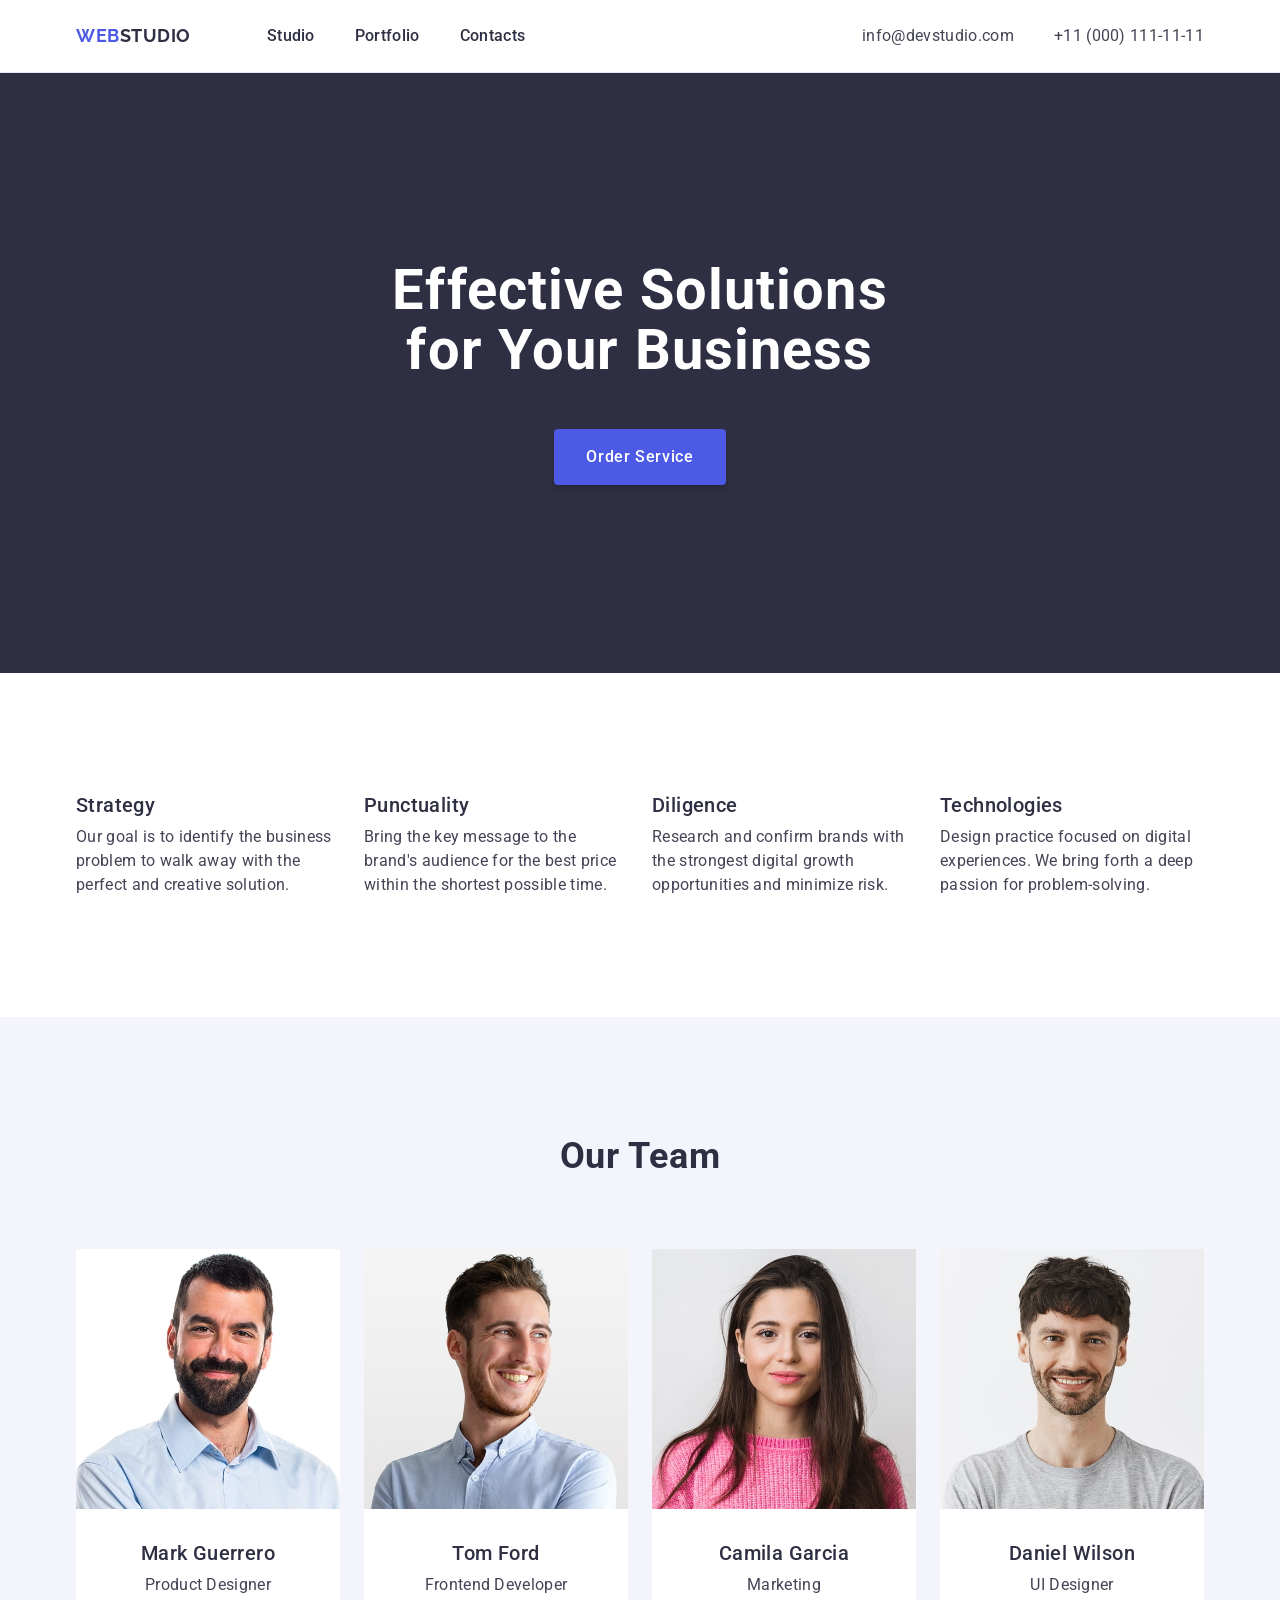
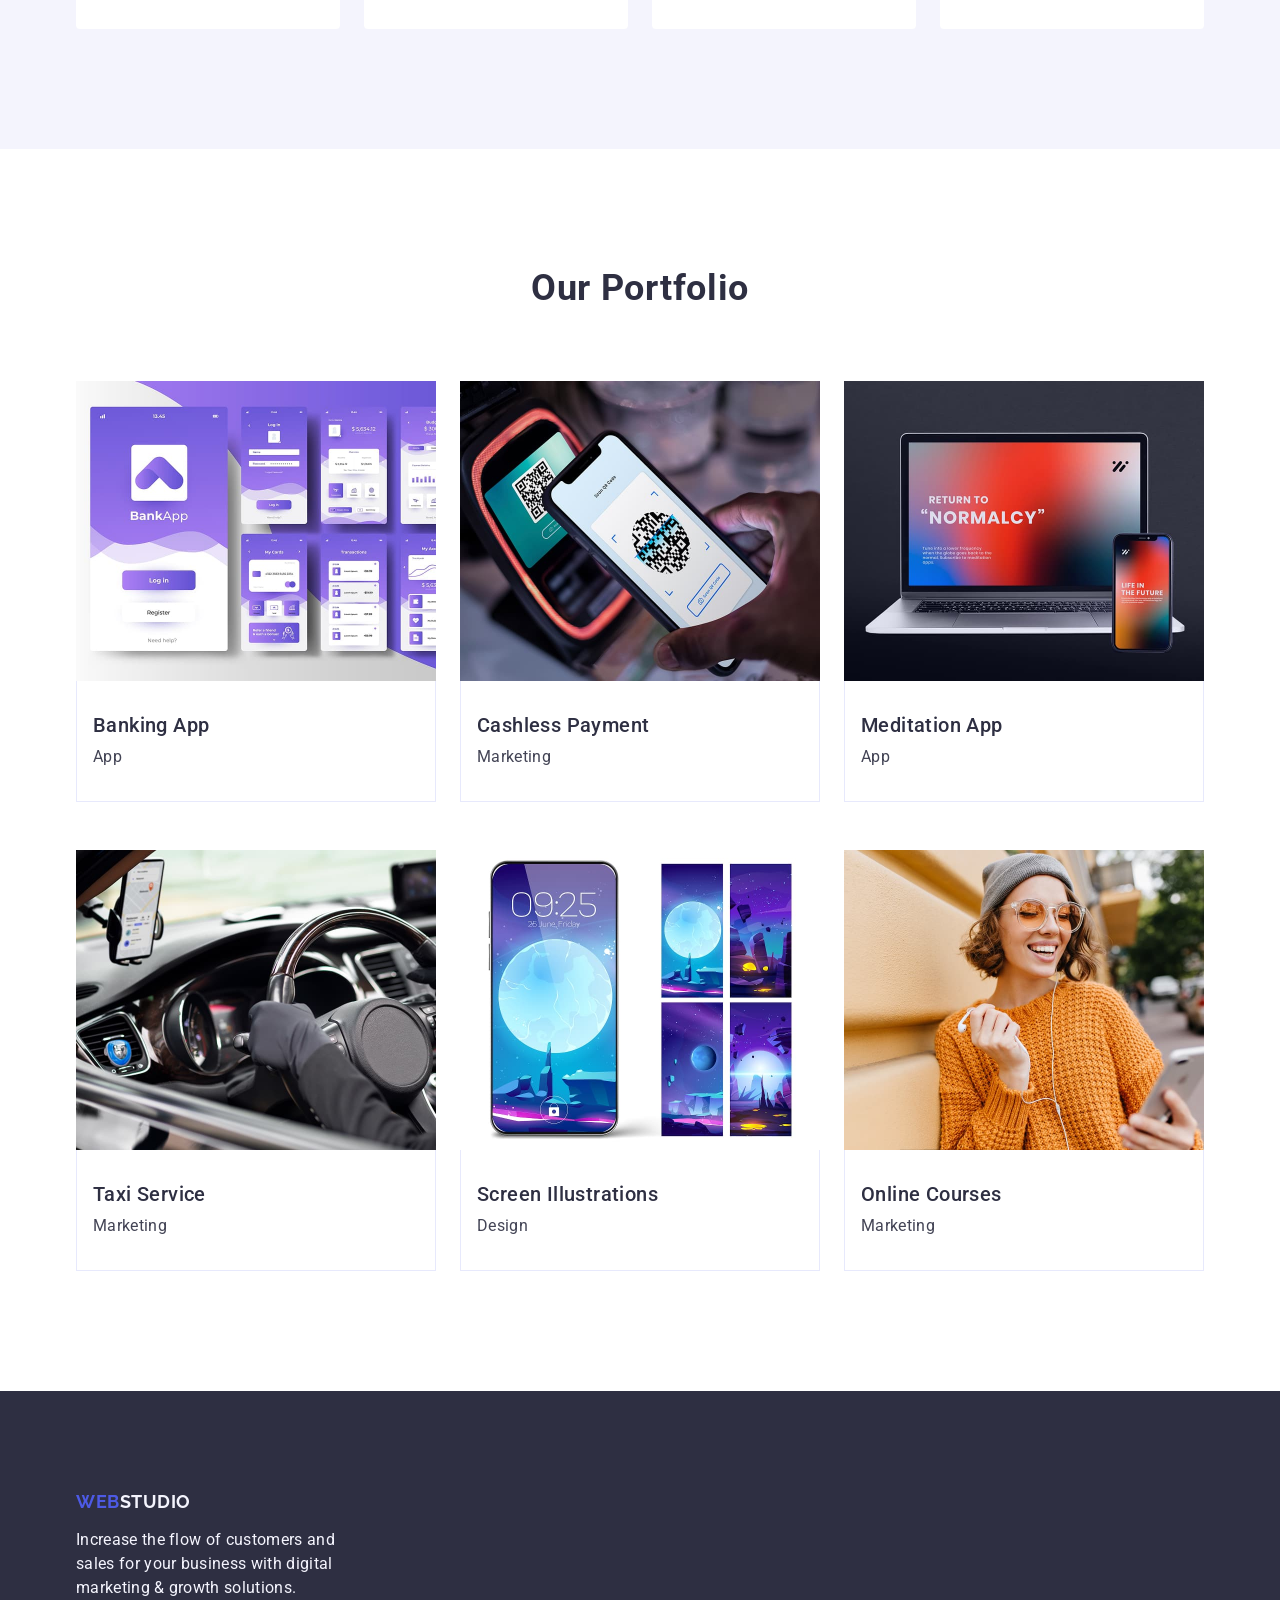
<file: index.html>
<!DOCTYPE html>
<html lang="en">
  <!-- Головна мова сайта -->
  <!-- Main language of the document -->
  <head>
    <meta charset="UTF-8" />
    <meta name="viewport" content="width=device-width, initial-scale=1.0" />
    <title>WebStudio</title>
    <!-- Підключення шрифтів (crossorigin - для безпечної загрузки) -->
    <link rel="preconnect" href="https://fonts.googleapis.com" />
    <link rel="preconnect" href="https://fonts.gstatic.com" crossorigin />
    <link
      href="https://fonts.googleapis.com/css2?family=Raleway:wght@700&family=Roboto:wght@400;500;700&display=swap"
      rel="stylesheet"
    />

    <!-- Спочатку підключаємо нормалізатор стилів -->
    <link
      rel="stylesheet"
      href="https://cdnjs.cloudflare.com/ajax/libs/modern-normalize/3.0.1/modern-normalize.min.css"
    />
    <!-- Підключаємо стилі сайту -->
    <link rel="stylesheet" href="./css/styles.css" />
  </head>
  
  <body class="page">
    <!-- Верхня лінія сайту -->
    <!-- Top line of the site -->
    <header class="page-header">
      <div class="container">
        <!-- Навігація – це посилання на інші сторінки -->
        <!-- Navigation is links to other pages -->
        <nav class="nav">
          <!-- Посилання - На основну сторінку сайту -->
          <!-- Link - To the main page of the site -->
          <a href="./index.html" class="logo"
            >Web<span class="logo-end">Studio</span></a
          >
  
          <ul class="main-menu">
            <li class="menu-item"><a href="./index.html" class="menu-link">Studio</a></li>
            <li class="menu-item"><a href="" class="menu-link">Portfolio</a></li>
            <li class="menu-item"><a href="" class="menu-link">Contacts</a></li>
          </ul>
        </nav>
  
        <address class="address">
          <ul class="address-list">
            <li>
              <a href="mailto:info@devstudio.com"  class="address-link">info@devstudio.com</a>
            </li>
            <li>
              <a href="tel:+110001111111" class="address-link">+11 (000) 111-11-11</a>
            </li>
          </ul>
        </address>
      </div>
    </header>

    <main>
      <!-- Секція - Понукання до дії -->
      <!-- Section - Call to action -->
      <section class="hero">
        <div class="container">
          <h1 class="hero-title">Effective Solutions for Your Business</h1>
          <button type="button" class="hero-button">Order Service</button>
        </div>
      </section>

      <!-- Переваги -->
      <!-- Features -->
      <section class="section feature">
        <div class="container">
          <h2 class="section-title visually-hidden">Features</h2>
          <ul class="feature-list">
            <!-- feature - 1 -->
            <li class="feature-item">
              <h3 class="feature-title">Strategy</h3>
              <p class="feature-text">
                Our goal is to identify the business problem to walk away with the
                perfect and creative solution.
              </p>
            </li>
            <!-- feature - 2 -->
            <li class="feature-item">
              <h3 class="feature-title">Punctuality</h3>
              <p class="feature-text">
                Bring the key message to the brand's audience for the best price
                within the shortest possible time.
              </p>
            </li>
            <!-- feature - 3 -->
            <li class="feature-item">
              <h3 class="feature-title">Diligence</h3>
              <p class="feature-text">
                Research and confirm brands with the strongest digital growth
                opportunities and minimize risk.
              </p>
            </li>
            <!-- feature - 4 -->
            <li class="feature-item">
              <h3 class="feature-title">Technologies</h3>
              <p class="feature-text">
                Design practice focused on digital experiences. We bring forth a
                deep passion for problem-solving.
              </p>
            </li>
        </ul>
        </div>      
      </section>

      <!-- Наша команда -->
      <!-- Our Team -->
      <section class="section team">
        <div class="container">
          <h2 class="section-title">Our Team</h2>
          <ul class="card-list">
            <!-- team card 1 -->
            <li class="card-item">
              <img class="card-img"
                src="./images/teamcard-1.jpg"
                alt="Photo Mark Guerrero"                
              />
              <div class="card-content">
                <h3 class="card-name">Mark Guerrero</h3>
                <p class="card-position">Product Designer</p>
              </div>
            </li>
            <!-- team card 2 -->
            <li class="card-item">
              <img class="card-img"
                src="./images/teamcard-2.jpg"
                alt="Photo Tom Ford"
              />
              <div class="card-content">
                <h3 class="card-name">Tom Ford</h3>
                <p class="card-position">Frontend Developer</p>
              </div>
            </li>
            <!-- team card 3 -->
            <li class="card-item">
              <img class="card-img"
                src="./images/teamcard-3.jpg"
                alt="Photo Camila Garcia"
              />
              <div class="card-content">
                <h3 class="card-name">Camila Garcia</h3>
                <p class="card-position">Marketing</p>
              </div>
            </li>
            <!-- team card 4 -->
            <li class="card-item">
              <img class="card-img"
                src="./images/teamcard-4.jpg"
                alt="Photo Daniel Wilson"
              />
              <div class="card-content">
                <h3 class="card-name">Daniel Wilson</h3>
                <p class="card-position">UI Designer</p>
              </div>
            </li>
          </ul>
        </div>
        
      </section>

      <!-- Наше портфоліо -->
      <!-- Our Portfolio -->
      <section class="section portfolio">
        <div class="container">
          <h2 class="section-title">Our Portfolio</h2>
          <ul class="project-list">

            <!-- Project - 1 -->
            <li class="project-item">
              <img class="project-img"
                src="./images/project-1.jpg"
                alt="Project Banking App"
              />            
              <div class="project-content">
                <h3 class="project-title">Banking App</h3>
                <p class="project-type">App</p>
              </div>
            </li>

            <!-- Project - 2 -->
            <li class="project-item">
              <img class="project-img"
                src="./images/project-2.jpg"
                alt="Project Cashless Payment"
              />
              <div class="project-content">
                <h3 class="project-title">Cashless Payment</h3>
                <p class="project-type">Marketing</p>
              </div>
            </li>

            <!-- Project - 3 -->
            <li class="project-item">
              <img class="project-img"
                src="./images/project-3.jpg"
                alt="Project Meditation App"
              />
              <div class="project-content">
                <h3 class="project-title">Meditation App</h3>
                <p class="project-type">App</p>
              </div>
            </li>

            <!-- Project - 4 -->
            <li class="project-item">
              <img class="project-img"
                src="./images/project-4.jpg"
                alt="Project Taxi Service"
              />
              <div class="project-content">
                <h3 class="project-title">Taxi Service</h3>
                <p class="project-type">Marketing</p>
              </div>
            </li>

            <!-- Project - 5 -->
            <li class="project-item">
              <img class="project-img"
                src="./images/project-5.jpg"
                alt="Project Screen Illustrations"
              />
              <div class="project-content">
                <h3 class="project-title">Screen Illustrations</h3>
                <p class="project-type">Design</p>
              </div>
            </li>

            <!-- Project - 6 -->
            <li class="project-item">
              <img class="project-img"
                src="./images/project-6.jpg"
                alt="Project Online Courses"
              />
              <div class="project-content">
                <h3 class="project-title">Online Courses</h3>
                <p class="project-type">Marketing</p>
              </div>
            </li>

          </ul>
        </div>

      </section>
    </main>

    <!-- Футер -->
    <!-- footer -->
    <footer class="page-footer">
      <div class="container">
          <!-- Посилання - На основну сторінку сайту -->
          <!-- Link - To the main page of the site -->
          <a href="./index.html" class="logo"
            >Web<span class="logo-end">Studio</span></a
          >
          <p class="text-footer">
            Increase the flow of customers and sales for your business with digital
            marketing & growth solutions.
          </p>

      </div>

    </footer>
  </body>
</html>
</file>
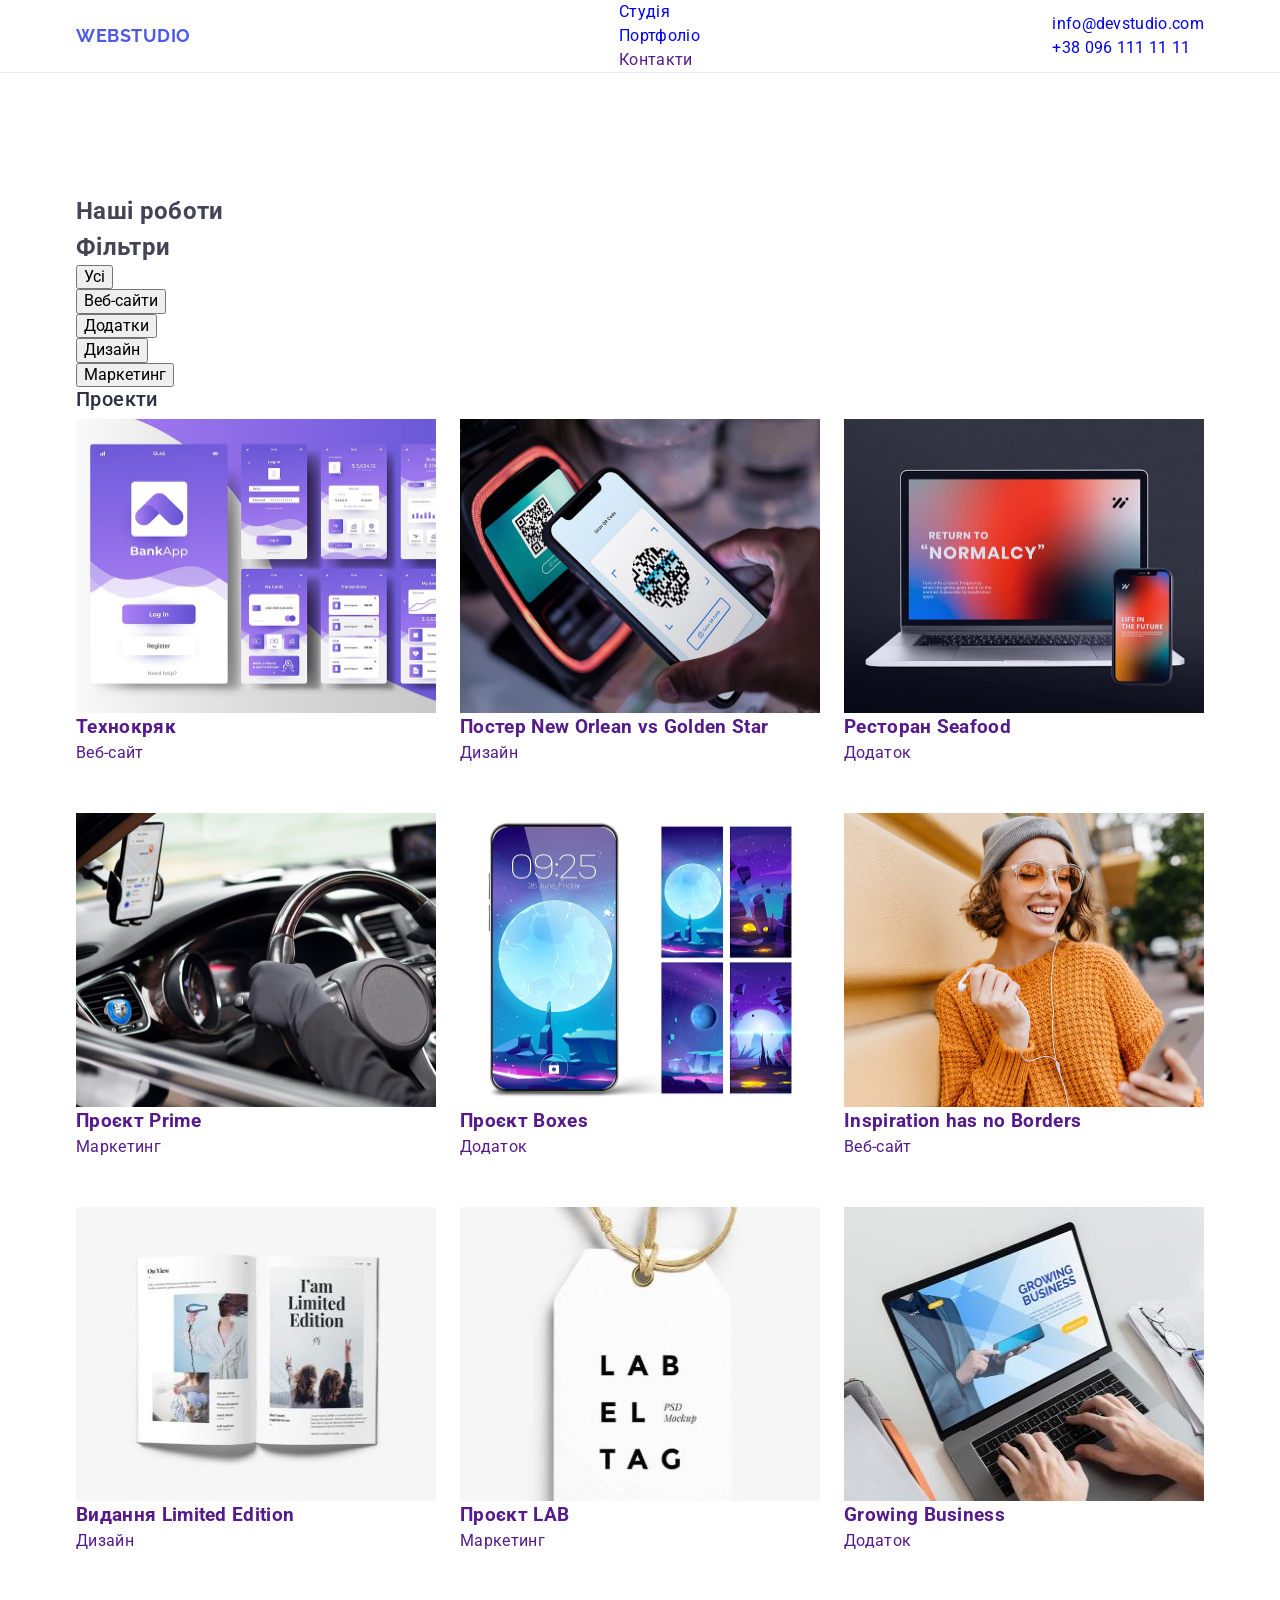
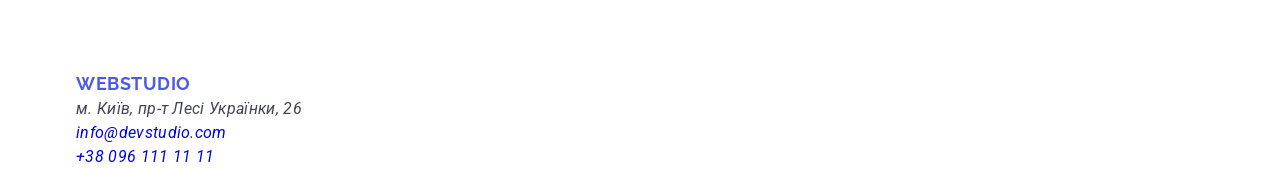
<file: portfolio.html>
<!DOCTYPE html>
<html lang="uk">
  <head>
    <meta charset="UTF-8" />

    <!-- Краткое описание содержания помогает поисковым системам лучше проиндексировать страницу -->
    <meta name="description" content="Дизайн та розробка сайтів - Портфоліо" />

    <meta name="viewport" content="width=device-width, initial-scale=1.0" />

    <!-- Заголовок страницы, который отображается во вкладке браузера -->
    <!-- Текст заголовка содержит краткое описание содержимого веб-страницы -->
    <title>Portfolio</title>

    <!-- Подключение шрифтов -->
    <link rel="preconnect" href="https://fonts.googleapis.com" />
    <link rel="preconnect" href="https://fonts.gstatic.com" crossorigin />
    <link
      href="https://fonts.googleapis.com/css2?family=Raleway:wght@700&family=Roboto:wght@400;500;700;900&display=swap"
      rel="stylesheet"
    />

    <!-- подключается нормализатор стилей для всех браузеров - перед подключением остальных стилей -->
    <link
      rel="stylesheet"
      href="https://cdnjs.cloudflare.com/ajax/libs/modern-normalize/1.0.0/modern-normalize.min.css"
    />

    <!-- Подключение внешнего файла со стилями -->
    <link rel="stylesheet" href="./css/styles.css" />
  </head>
  <body class="page">
    <!-- Заголовок -->
    <header class="page-header">
      <div class="container">
        <!-- Ссылка - На основную страничку сайта -->
        <a href="./index.html" title="Перехід на основну сторінку" class="logo link"
          ><span class="logo-blue">Web</span><span class="logo-black">Studio</span></a
        >
        <!-- Навигация - это ссылки на другие странички -->
        <nav>
          <ul class="nav-site list">
            <li class="item">
              <a href="./index.html" title="Основна сторінка" class="link current">Студія</a>
            </li>
            <li class="item">
              <a href="./portfolio.html" title="Наші проекти" class="link">Портфоліо</a>
            </li>
            <li class="item"><a href="" title="Наші контакти" class="link">Контакти</a></li>
          </ul>
        </nav>
        <ul class="nav-adress list">
          <li class="item">
            <a href="mailto:info@devstudio.com" title="Напиши" class="link">info@devstudio.com</a>
          </li>
          <li class="item">
            <a href="tel:+380961111111" title="Подзвони" class="link">+38 096 111 11 11</a>
          </li>
        </ul>
      </div>
    </header>

    <main>
      <!-- Портфолио -->
      <section class="section portfolio container">
        <h1 class="portfolio-title" aria-label="Наші роботи">Наші роботи</h1>

        <!-- Filters (Фильтры) -->
        <h2 class="filter-title" aria-label="Фільтри">Фільтри</h2>
        <ul class="filter-list list">
          <li class="filter-item">
            <button type="button" class="filter-button current">Усі</button>
          </li>
          <li class="filter-item">
            <button type="button" class="filter-button">Веб-сайти</button>
          </li>
          <li class="filter-item">
            <button type="button" class="filter-button">Додатки</button>
          </li>
          <li class="filter-item">
            <button type="button" class="filter-button">Дизайн</button>
          </li>
          <li class="filter-item">
            <button type="button" class="filter-button">Маркетинг</button>
          </li>
        </ul>

        <!-- Projects (Проэкты) -->
        <h2 class="project-title" aria-label="Проекти">Проекти</h2>
        <ul class="project-list list">
          <li class="project-item">
            <a href="" class="project-link">
              <img
                src="./images/project-1.jpg"
                alt="Фото Веб-сайт Технокряк"
                width="370"
                height="294"
                class="project-photo"
              />
              <div class="project-name-type">
                <h3 class="project-name">Технокряк</h3>
                <p class="project-type">Веб-сайт</p>
              </div>
            </a>
          </li>
          <li class="project-item">
            <a href="" class="project-link">
              <img
                src="./images/project-2.jpg"
                alt="Фото Постер New Orlean vs Golden Star"
                width="370"
                height="294"
                class="project-photo"
              />
              <div class="project-name-type">
                <h3 class="project-name">Постер New Orlean vs Golden Star</h3>
                <p class="project-type">Дизайн</p>
              </div>
            </a>
          </li>
          <li class="project-item">
            <a href="" class="project-link">
              <img
                src="./images/project-3.jpg"
                alt="Фото Додаток Ресторан Seafood"
                width="370"
                height="294"
                class="project-photo"
              />
              <div class="project-name-type">
                <h3 class="project-name">Ресторан Seafood</h3>
                <p class="project-type">Додаток</p>
              </div>
            </a>
          </li>
          <li class="project-item">
            <a href="" class="project-link">
              <img
                src="./images/project-4.jpg"
                alt="Фото Маркетинг Проєкт Prime"
                width="370"
                height="294"
                class="project-photo"
              />
              <div class="project-name-type">
                <h3 class="project-name">Проєкт Prime</h3>
                <p class="project-type">Маркетинг</p>
              </div>
            </a>
          </li>
          <li class="project-item">
            <a href="" class="project-link">
              <img
                src="./images/project-5.jpg"
                alt="Фото Додаток Проєкт Boxes"
                width="370"
                height="294"
                class="project-photo"
              />
              <div class="project-name-type">
                <h3 class="project-name">Проєкт Boxes</h3>
                <p class="project-type">Додаток</p>
              </div>
            </a>
          </li>
          <li class="project-item">
            <a href="" class="project-link">
              <img
                src="./images/project-6.jpg"
                alt="Фото Веб-сайт Inspiration has no Borders"
                width="370"
                height="294"
                class="project-photo"
              />
              <div class="project-name-type">
                <h3 class="project-name">Inspiration has no Borders</h3>
                <p class="project-type">Веб-сайт</p>
              </div>
            </a>
          </li>
          <li class="project-item">
            <a href="" class="project-link">
              <img
                src="./images/project-7.jpg"
                alt="Фото Дизайн Видання Limited Edition"
                width="370"
                height="294"
                class="project-photo"
              />
              <div class="project-name-type">
                <h3 class="project-name">Видання Limited Edition</h3>
                <p class="project-type">Дизайн</p>
              </div>
            </a>
          </li>
          <li class="project-item">
            <a href="" class="project-link">
              <img
                src="./images/project-8.jpg"
                alt="Фото Маркетинг Проєкт LAB"
                width="370"
                height="294"
                class="project-photo"
              />
              <div class="project-name-type">
                <h3 class="project-name">Проєкт LAB</h3>
                <p class="project-type">Маркетинг</p>
              </div>
            </a>
          </li>
          <li class="project-item">
            <a href="" class="project-link">
              <img
                src="./images/project-9.jpg"
                alt="Фото Додаток Growing Business"
                width="370"
                height="294"
                class="project-photo"
              />
              <div class="project-name-type">
                <h3 class="project-name">Growing Business</h3>
                <p class="project-type">Додаток</p>
              </div>
            </a>
          </li>
        </ul>
      </section>
    </main>

    <!-- Футер - подвал сайта -->
    <footer>
      <div class="container">
        <a href="./index.html" title="Перехід на основну сторінку" class="logo link"
          ><span class="logo-blue">Web</span><span class="logo-white">Studio</span></a
        >
        <address>
          <p class="description">м. Київ, пр-т Лесі Українки, 26</p>
          <p>
            <a href="mailto:info@devstudio.com" title="Напиши" class="email link"
              >info@devstudio.com</a
            >
          </p>
          <p><a href="tel:+380961111111" title="Подзвони" class="tel link">+38 096 111 11 11</a></p>
        </address>
      </div>
    </footer>
  </body>
</html>
</file>
<file: css/styles.css>
/* Main styles */

/* Глобальні стилі */

/* :root { */
  /* Шрифти */
  /* --font-family: 'Roboto', sans-serif; */
  /* --second-family: 'Raleway', sans-serif; */

  /* Кольори */
  /* --iris: #4d5ae5; */
  /* --ocean: #404bbf; */
  /* --navy-blue: #2e2f42; */
  /* --green: #31d0aa; */
  /* --slate: #434455; */
  /* --light-slate: #8e8f99; */
  /* --cornflower: #e7e9fc; */
  /* --cloud: #f4f4fd; */
  /* --navy-blue-modal: rgba(46, 47, 66, 0.4); */
  /* --grey: rgba(46, 47, 66, 0.7); */
  /* --white: #fff; */
  /* --dairy: #fcfcfc; */
/* } */


*,
*::before,
*::after {
  /* Включаємо content, padding, border = в склад блоку */
  box-sizing: border-box;
}

/* Глобальне скидання стилів */
h1, h2, h3, h4, h5, h6, p {
  /* Скидання дефолтних відступів */
	margin: 0;
}

ul, ol {
    /* Скидання дефолтних відступів та лівого паддінгу*/
	margin: 0;
	padding-left: 0;
    /* Скидання дефолтних маркерів для списків */
  list-style-type: none;
}

a {
  /* Скидання дефолтного підкреслення для посилань */
  text-decoration: none;
}

img {
  /* Прибираємо нижній проміжок картинок для всього проєкту */
	display: block;
  /* Для того, щоб зображення, для якого явно не задано ширину, 
  автоматично підлаштовувалося під ширину батьківського елемента */
  max-width: 100%;
}



/* Стилі сторінки */

body {
  /* Скидання дефолтних відступів */
	margin: 0;
  
  font-family: 'Roboto', sans-serif;
  font-size: 16px;
  /* Інтерліньяж - міжрядковий інтервал */
  line-height: 1.5;
  /* Шнтервал між символами */
  letter-spacing: 0.02em;
  /* Колір основного тексту - стиль  slate  */
  color: #434455;
  background-color: #ffffff;
}

/* Правила стилів для контейнера (header, footer + кожна секція = контейнер) */
.container { 
  width: 1158px;
  padding: 0 15px;
  margin: 0 auto;  
}

/* Стилі для всіх секцій */
.section {
  padding-top: 120px;
  padding-bottom: 120px;
}


/* Хедер сторінки - page-header */

/* Нижняя полоса в один пиксель в .page-header */
.page-header {
  /* Колір - стиль cornflower */
  border-bottom: 1px solid #e7e9fc ;
}


/* Flax-container хедера */
.page-header .container {
  display: flex;
  flex-direction: row;
  justify-content: space-between;
  align-items: center;
}


/* Клас для всього логотипу */
.logo {
  margin-right: 76px;
  /* Перевід тексту в верхній регістр */
  text-transform: uppercase;
  font-family: 'Raleway', sans-serif;
  font-weight: 700;
  font-size: 18px;
  line-height: 1.17;
  letter-spacing: 0.03em;
   /* Колір тексту - стиль  iris  */
  color: #4d5ae5;
}

/* Клас для другої частини логотипу в хедері */
.page-header .logo-end {
  /* Колір тексту - стиль  navy-blue  */
  color: #2e2f42;
}

/* Клас для другої частини логотипу в футері */
.page-footer .logo-end {
  /* Колір  - стиль  cloud  */
  color: #f4f4fd;
}

/* Flex-container навігації */
.nav {
  display: flex;
  flex-direction: row;
  align-items: center;
}

/* Flax-container основного меню */
.main-menu {
  /* Внутрішні вертикальні відступи - 24px */
  padding: 24px 0;

  display: flex;
  flex-direction: row;
  gap: 40px;
}

.menu-link {
  /* Внутрішні вертикальні відступи - 24px */
  padding: 24px 0;

  font-weight: 500;
  /* Колір тексту  - стиль  navy-blue  */
  color: #2e2f42;
}

.menu-link:hover,
.menu-link:focus {
  /* Колір тексту - стиль  ocean  */
  color: #404bbf;
}


.address {
    /* Скидаємо дефолтне значення для стилю - курсив */
  font-style: normal;
}

/* Flax-container пунктів адреси */
.address-list {
  display: flex;
  flex-direction: row;
  gap: 40px;
}

.address-link {
  font-weight: 400;
  font-size: 16px;
  /* Колір тексту посилань - стиль  slate  */
  color: #434455;
}

.address-link:hover,
.address-link:focus {
  /* Колір - стиль  ocean  */
  color: #404bbf;
}


/* Cекція  hero  */
.hero {
  /* Внутрішні вертикальні відступи */
  padding: 188px 0;
  /* Колір - стиль  navy-blue  */
  background-color: #2e2f42;
}

/* Заголовок */
.hero-title {
  max-width: 496px;
  margin: 0 auto;
  /* Текст - стиль Header 1 */
  font-weight: 700;
  font-size: 56px;
  line-height: 1.07;
  letter-spacing: 0.02em;
  text-align: center;
  /* Колір - стиль  white  */
  color: #ffffff;
}

/* Кнопка */
.hero-button {
  display: block;

  /* Відcтуп від тексту */
  margin-top: 48px;

  /* Вирівнювання кнопки по центру  */
  margin-left: auto ;
  margin-right: auto;

  /* Внутрішні відступи (вертикальні - горизонтальні) */
  padding: 16px 32px;

  min-width: 169px;
  height: 56px;
  border: none;

  /* Радіус кнопки */
  border-radius: 4px;

  /* Тінь кнопки */
  box-shadow: 0 4px 4px 0 rgba(0, 0, 0, 0.15) ;

  /* Шрифт тексту кнопки */
  font-weight: 500;
  font-size: 16px;
  line-height: 1.5 ;
  letter-spacing: 0.04em;

  /* Колір тексту  - стиль  white  */
  color: #ffffff;
  /* Колір - стиль  iris  */
  background-color: #4d5ae5;

  /* Тип курсора */
  cursor: pointer;
}

.hero-button:hover,
.hero-button:focus {
  /* Колір - стиль  ocean  */
  background-color: #404bbf;
}


/* Заголовки секцій - клас Header 2 */
.section-title {
  /* Визначення стилю написання тексту */
  text-transform: capitalize;

  font-weight: 700;
  font-size: 36px;
  line-height: 1.11;
  letter-spacing: 0.02em;
  text-align: center;
  /* Колір - стиль  navy-blue  */
  color: #2e2f42;
}


/* Секція  Features  */

/* ======================================================================= */
/* Для приховування заголовка другої секції використовується патерн – visually-hidden: */
.visually-hidden {
  position: absolute;
  width: 1px;
  height: 1px;
  margin: -1px;
  border: 0;
  padding: 0;
  white-space: nowrap;
  clip-path: inset(100%);
  clip: rect(0 0 0 0);
  overflow: hidden;
}
/* ======================================================================= */


/* Flex-container для списку переваг */
.feature-list {
  display: flex;
  flex-direction: row;
  gap: 24px;
}

/* Flex-container для однієї переваги */
.feature-item {
  flex-basis: calc((100% - 3 * 24px) / 4);
}

/* Підзаголовки секцій */
.feature-title {
  margin-bottom: 8px;
  /* Текстовий стиль - Header 3 */
  font-weight: 500;
  font-size: 20px;
  line-height: 1.2;
  letter-spacing: 0.02em;
  /* Колір  - стиль  navy-blue  */
  color: #2e2f42;
}

/* .feature-text {} */

.section.team {
  /* Колір  - стиль  cloud  */
  background-color: #f4f4fd;
}



/* Секція  Our Team  */

.team .section-title {
  /* Вертикальний відступ від заголовка секції */
  margin-bottom: 72px;
}


.card-list { 
  /* Flex-container для карток робітників */
  display: flex;
  flex-direction: row;
  gap: 24px;

}

/* Картка робітника */
.card-item {
  display: flex;
  flex-direction: column;
  /* Розрахунок ширини блоку */
  flex-basis: calc((100%-72px)/4);
  
  border-top-left-radius: 0px;
  border-top-right-radius: 0px ;
  border-bottom-right-radius: 4px;
  border-bottom-left-radius:4px;

  /* Колір - стиль  white  */
  background-color: #ffffff;
}

/* .card-img {} */

/* Інформація щодо робітника */
.card-content {
  padding: 32px 0;
}

.card-name {
  margin-bottom: 8px;
  /* Текстовий стиль - Header 3 */
  font-weight: 500;
  font-size: 20px;
  line-height: 1.2;
  letter-spacing: 0.02em;
  text-align: center;
  /* Колір - стиль  navy-blue  */
  color: #2e2f42;
}

.card-position {
  text-align: center;
}


/* Секція  Our Portfolio  */

.portfolio .section-title {
  /* Вертикальний відступ від заголовка секції */
  margin-bottom: 72px;
}

.project-list {

  /* Flex-container для карток проєктів */
  display: flex;
  flex-direction: row;
  flex-wrap: wrap;
  column-gap: 24px;
  row-gap: 48px;

}

.project-item {

  /* Розрахунок ширини блоку */
  /* width: 360px; */
  width: calc((100% - 48px) / 3);
}

/* .project-img {} */

/* Інформація щодо проєкту */
.project-content {
  padding: 32px 16px;
  border: 1px solid #e7e9fc;
  border-top: none; 
}

.project-title {
  margin-bottom: 8px;
  /* Текстовий стиль - Header 3 */
  font-weight: 500;
  font-size: 20px;
  line-height: 1.2;
  letter-spacing: 0.02em;
  /* text-align: center; */
  /* Колір - стиль  navy-blue  */
  color: #2e2f42;
}

/* .project-type {} */

/* Футер сторінки - page-footer */
.page-footer {
  padding: 100px 0;
  /* Колір   - стиль  navy-blue  */
  background-color: #2e2f42;
}


.page-footer .logo {
  display: inline-block;
  margin-bottom: 16px; 
}

/* Клас для другої частини логотипу в хедері */
.page-footer .logo-end {
  /* Колір   - стиль  cloud  */
  color: #f4f4fd;
}

.text-footer {
  max-width: 264px;
  /* Колір   - стиль  cloud  */
  color: #f4f4fd;
}
</file>
